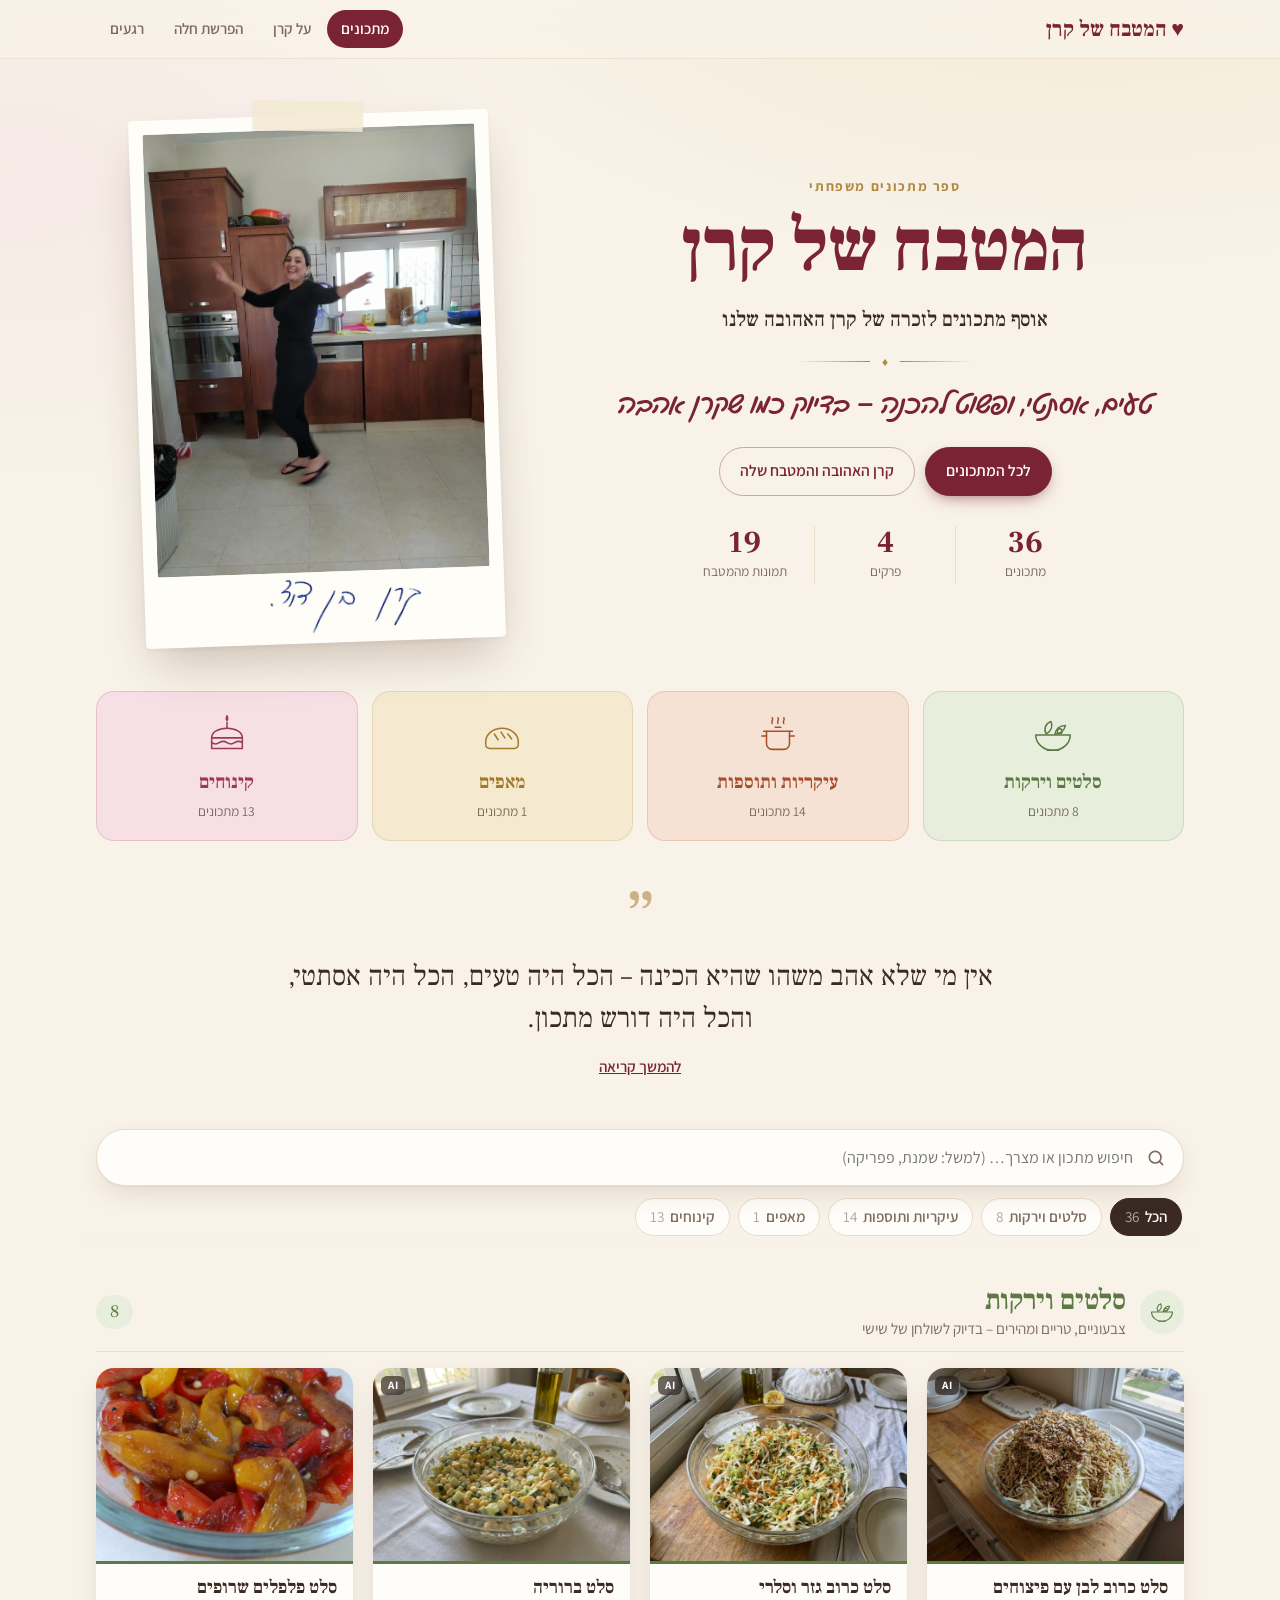
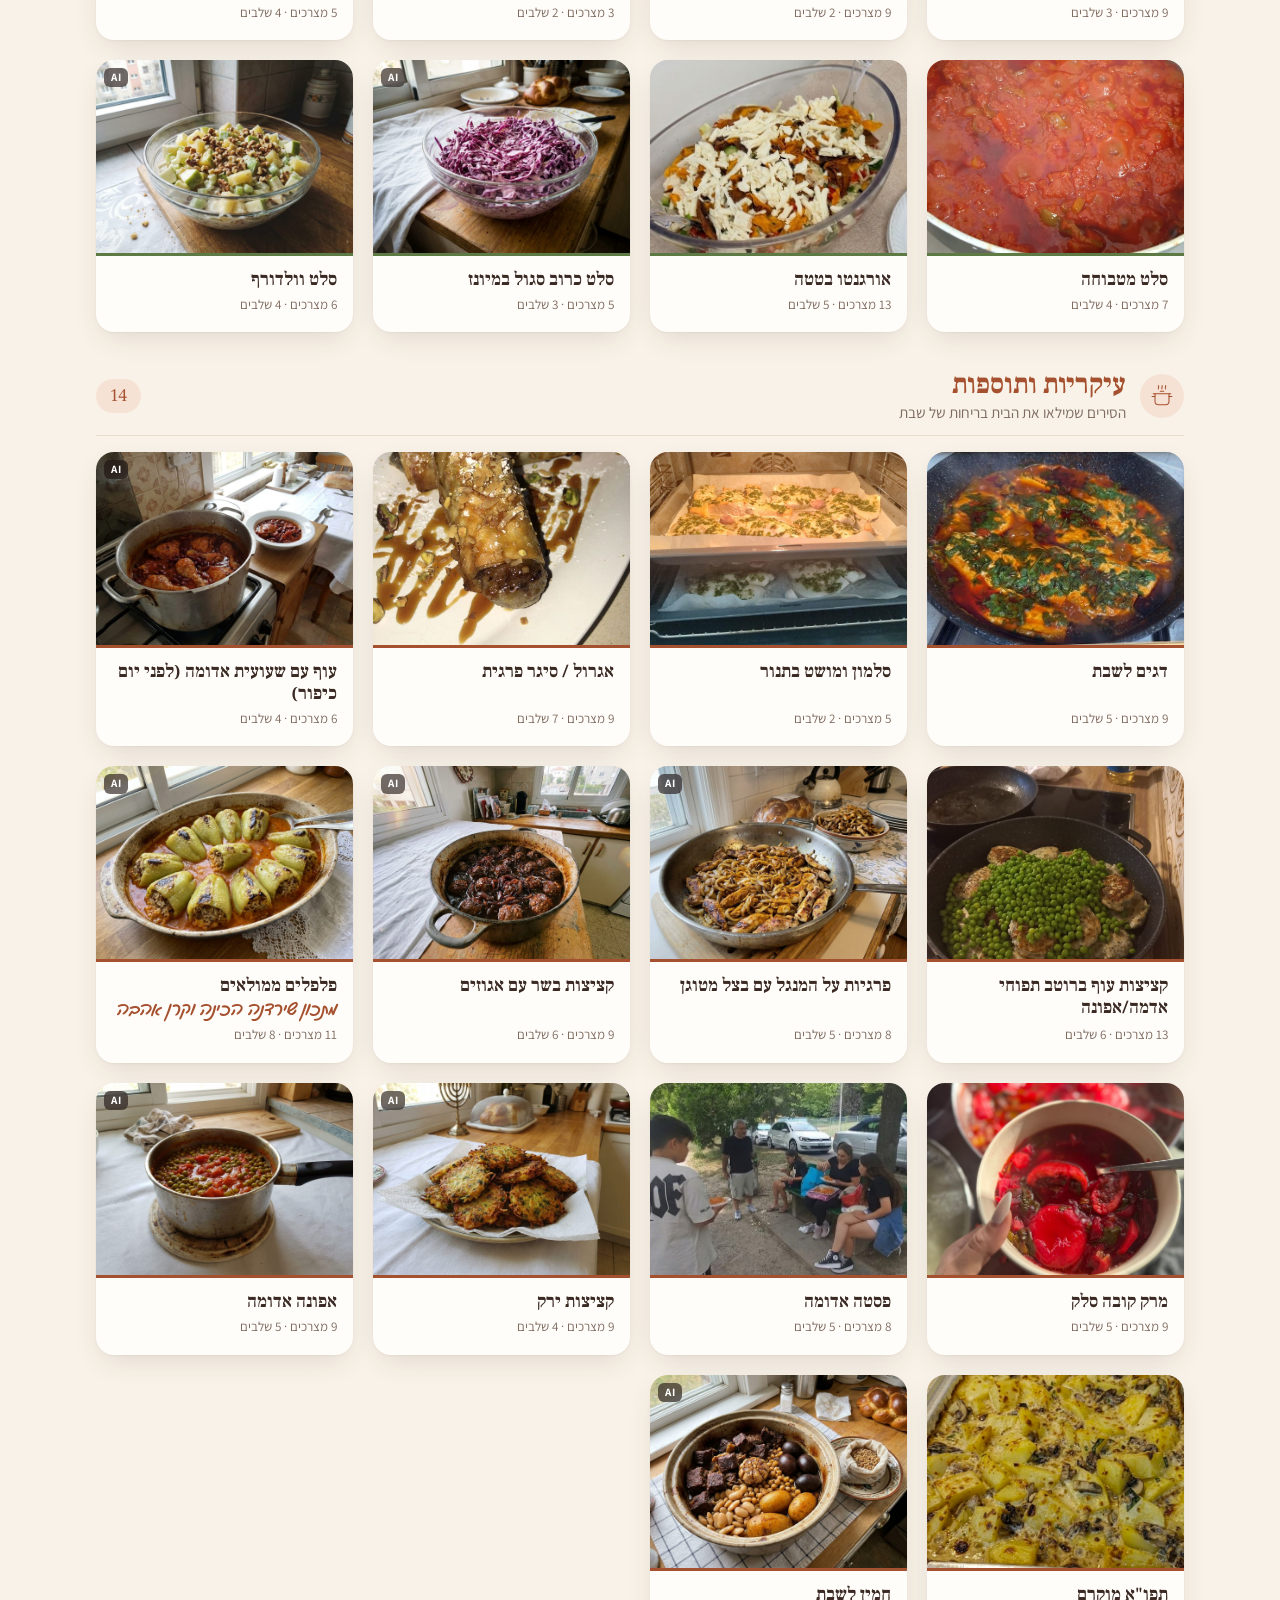
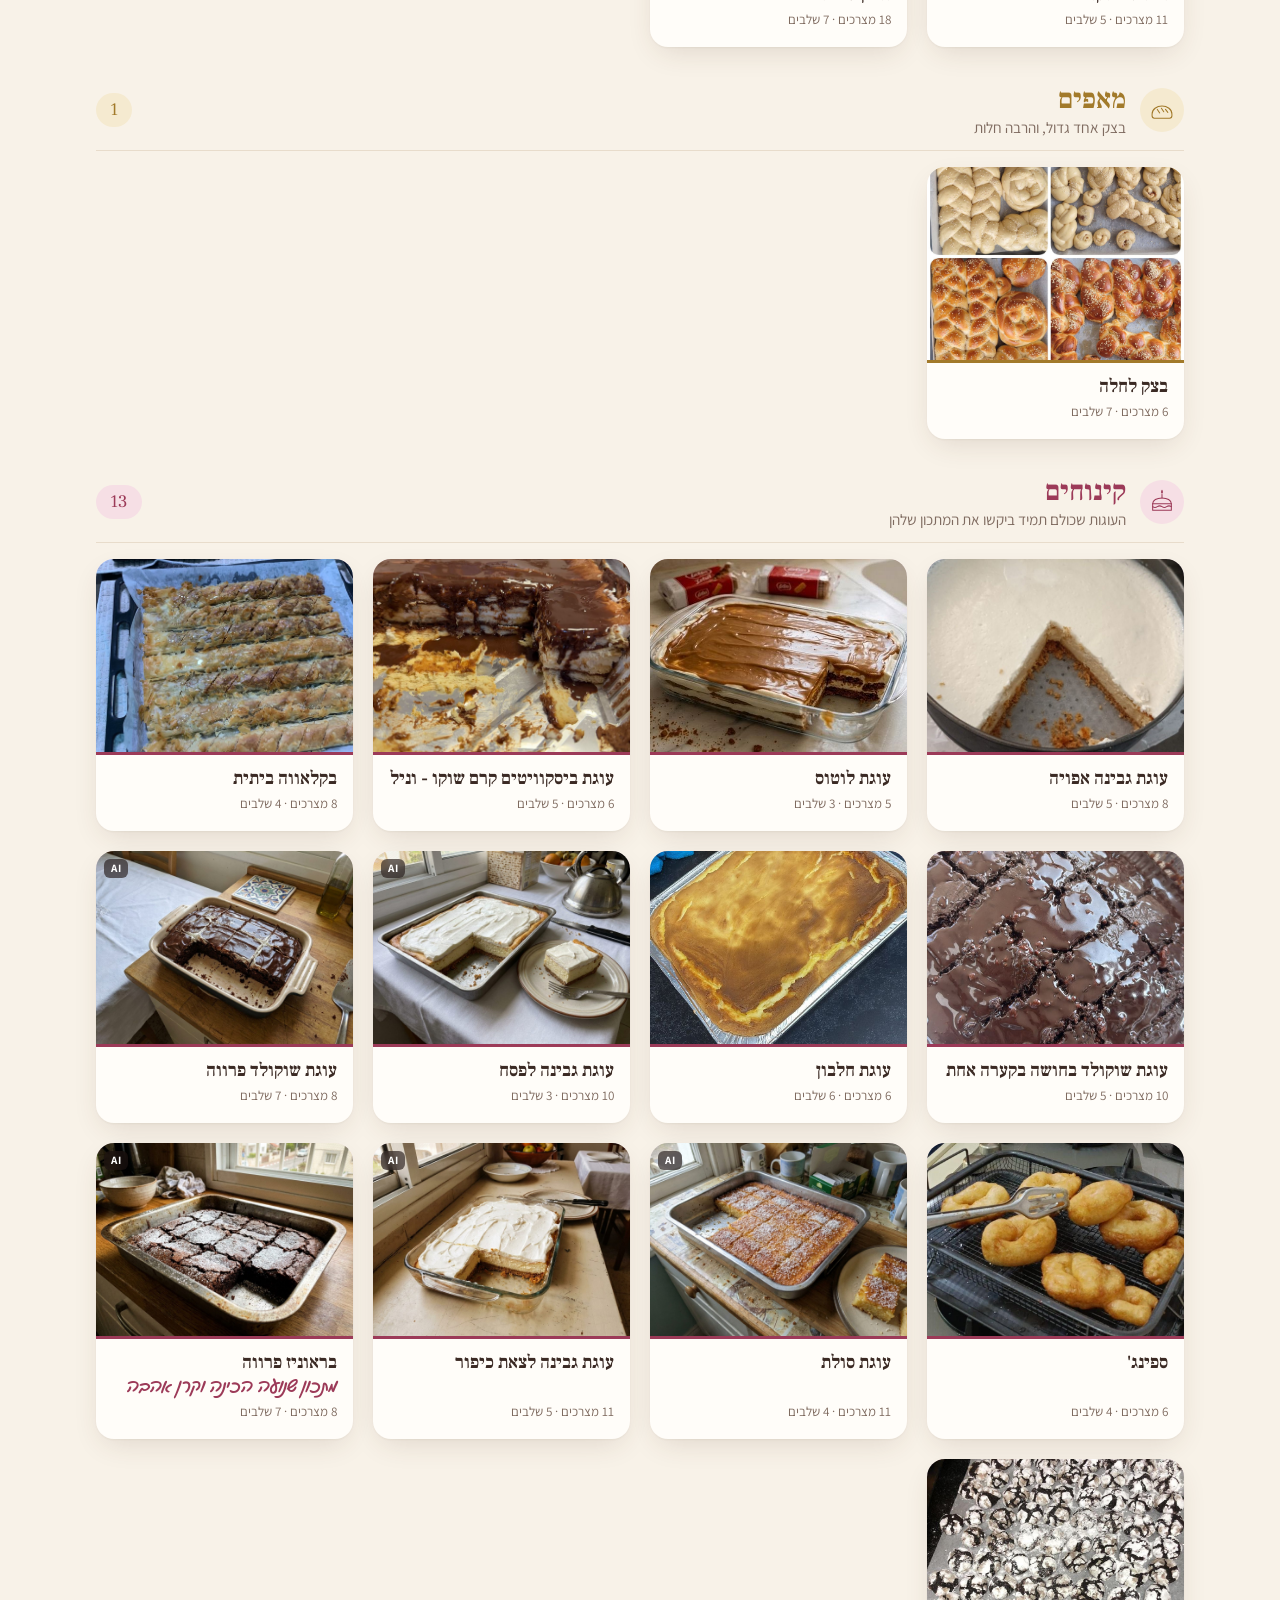
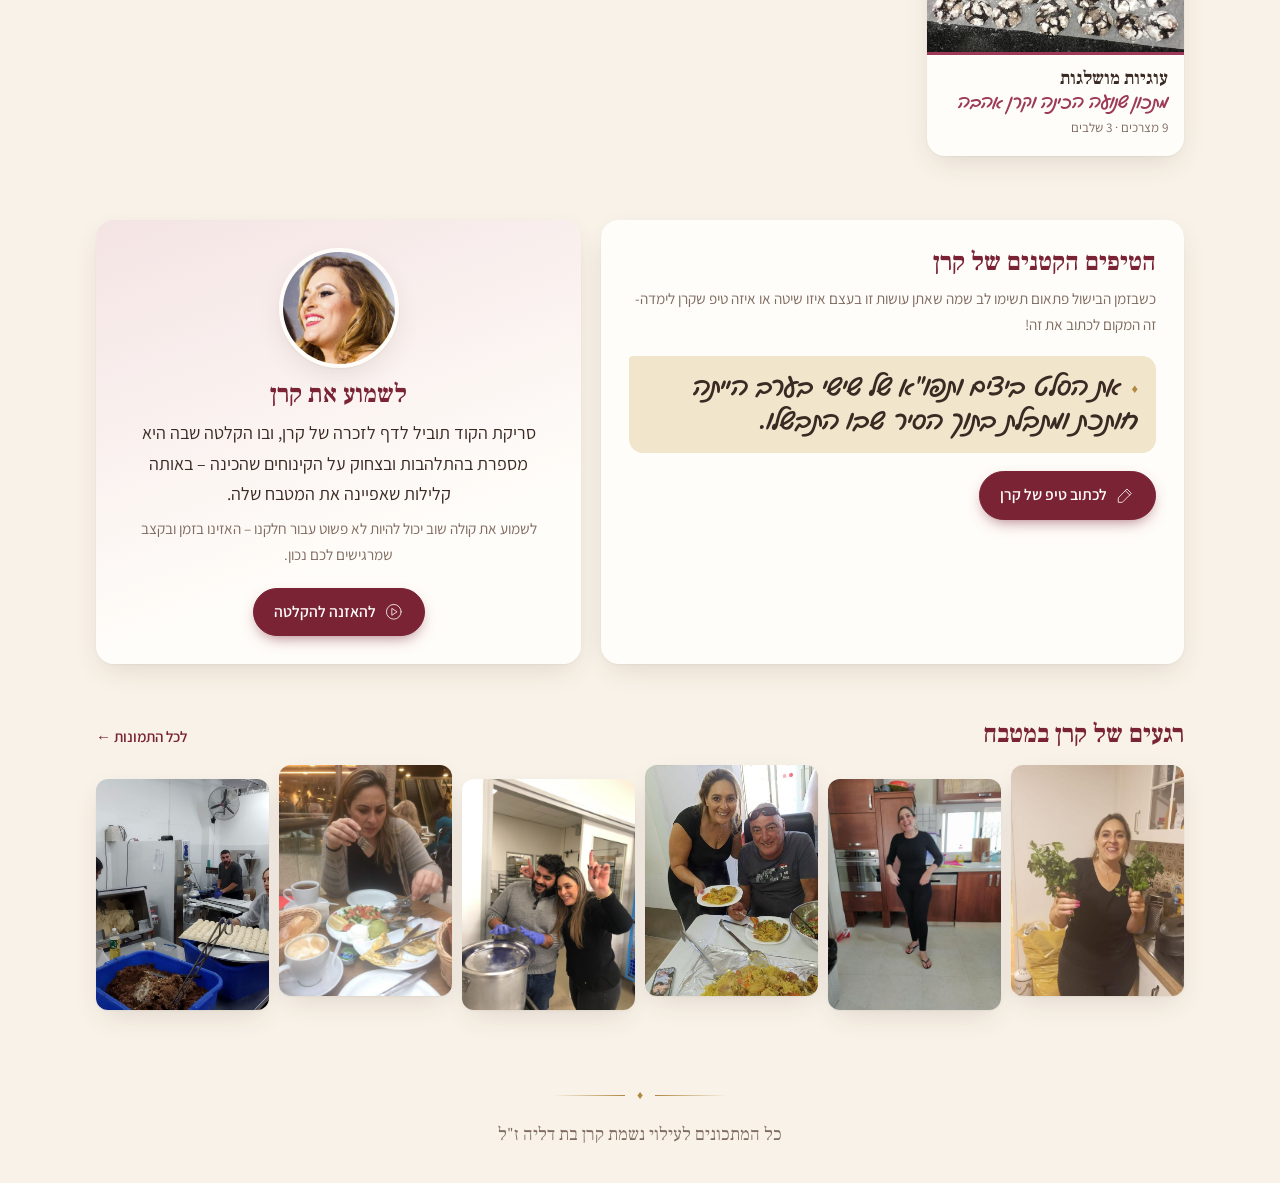
<file: index.html>
<!doctype html>
<html lang="he" dir="rtl">
<head>
  <meta charset="utf-8">
  <meta name="viewport" content="width=device-width, initial-scale=1">
  <title>המטבח של קרן</title>
  <meta name="description" content="אוסף מתכונים לזכרה של קרן האהובה שלנו – טעים, אסתטי, ופשוט להכנה.">
  <meta name="theme-color" content="#7a2335">
  <meta property="og:title" content="המטבח של קרן">
  <meta property="og:description" content="אוסף מתכונים לזכרה של קרן האהובה שלנו">
  <meta property="og:image" content="images/keren-kitchen.jpg">
  <link rel="icon" href="data:image/svg+xml,%3Csvg xmlns='http://www.w3.org/2000/svg' viewBox='0 0 100 100'%3E%3Ctext y='.9em' font-size='90'%3E%E2%99%A5%3C/text%3E%3C/svg%3E">
  <link rel="preconnect" href="https://fonts.googleapis.com">
  <link rel="preconnect" href="https://fonts.gstatic.com" crossorigin>
  <link href="https://fonts.googleapis.com/css2?family=Assistant:wght@400;500;600;700&family=Frank+Ruhl+Libre:wght@500;700;900&display=swap" rel="stylesheet">
  <link rel="stylesheet" href="styles.css">
</head>
<body>
  <a class="skip" href="#main">דילוג לתוכן</a>
  <header class="topbar">
    <a class="brand" href="#/"><span class="heart">♥</span> המטבח של קרן</a>
    <nav class="nav" aria-label="ניווט ראשי">
      <a href="#/" data-nav="home">מתכונים</a>
      <a href="#/about" data-nav="about">על קרן</a>
      <a href="#/challah" data-nav="challah">הפרשת חלה</a>
      <a href="#/moments" data-nav="moments">רגעים</a>
    </nav>
  </header>
  <main id="main" tabindex="-1"></main>
  <footer class="footer">
    <div class="ornament" aria-hidden="true"><span></span>♦<span></span></div>
    <p>כל המתכונים לעילוי נשמת קרן בת דליה ז"ל</p>
    <a class="stats-link" id="stats-link" href="#/stats" hidden>סטטיסטיקה</a>
  </footer>
  <div class="lightbox" id="lightbox" hidden>
    <button class="lb-close" aria-label="סגירה">✕</button>
    <button class="lb-prev" aria-label="הקודמת">›</button>
    <img alt="">
    <button class="lb-next" aria-label="הבאה">‹</button>
  </div>
  <dialog class="sheet" id="sheet">
    <form method="dialog" class="sheet-close"><button aria-label="סגירה">✕</button></form>
    <div class="sheet-body"></div>
  </dialog>
  <script src="config.js"></script>
  <script src="data.js"></script>
  <script src="app.js"></script>
</body>
</html>
</file>
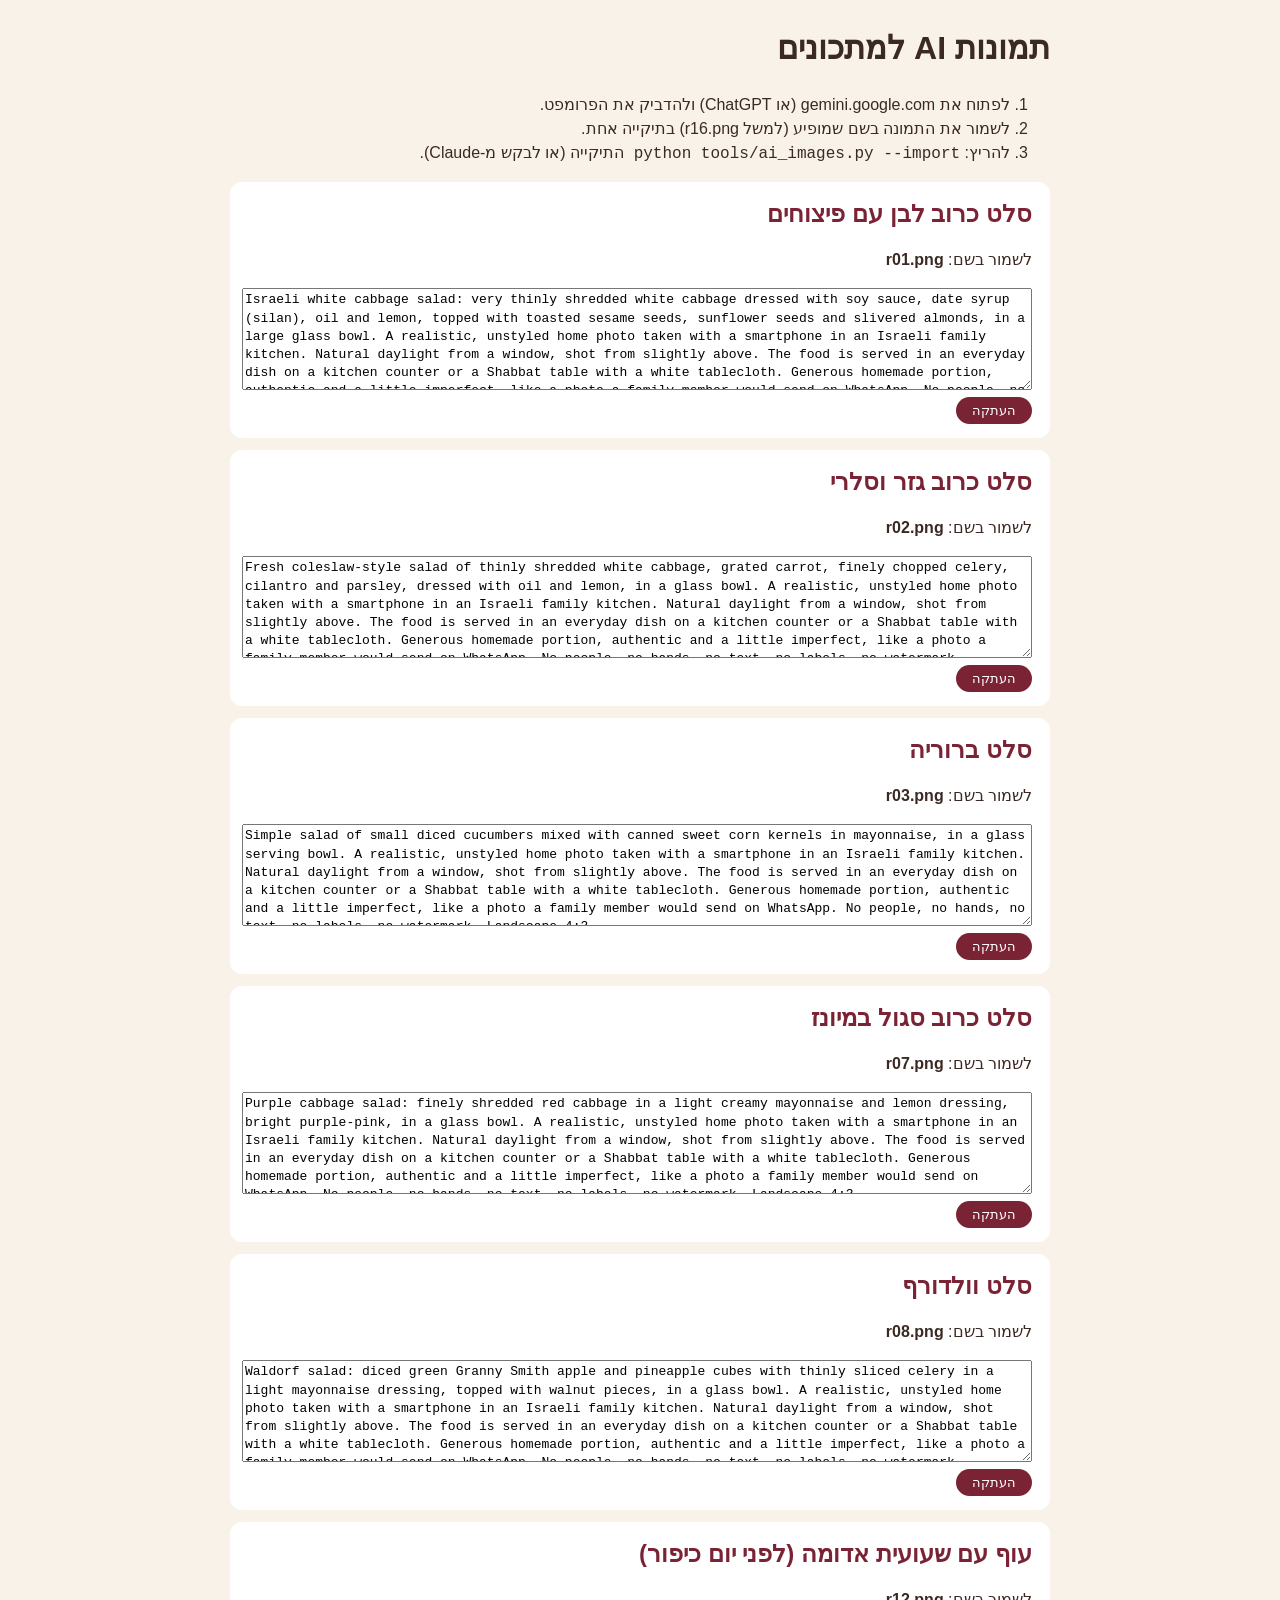
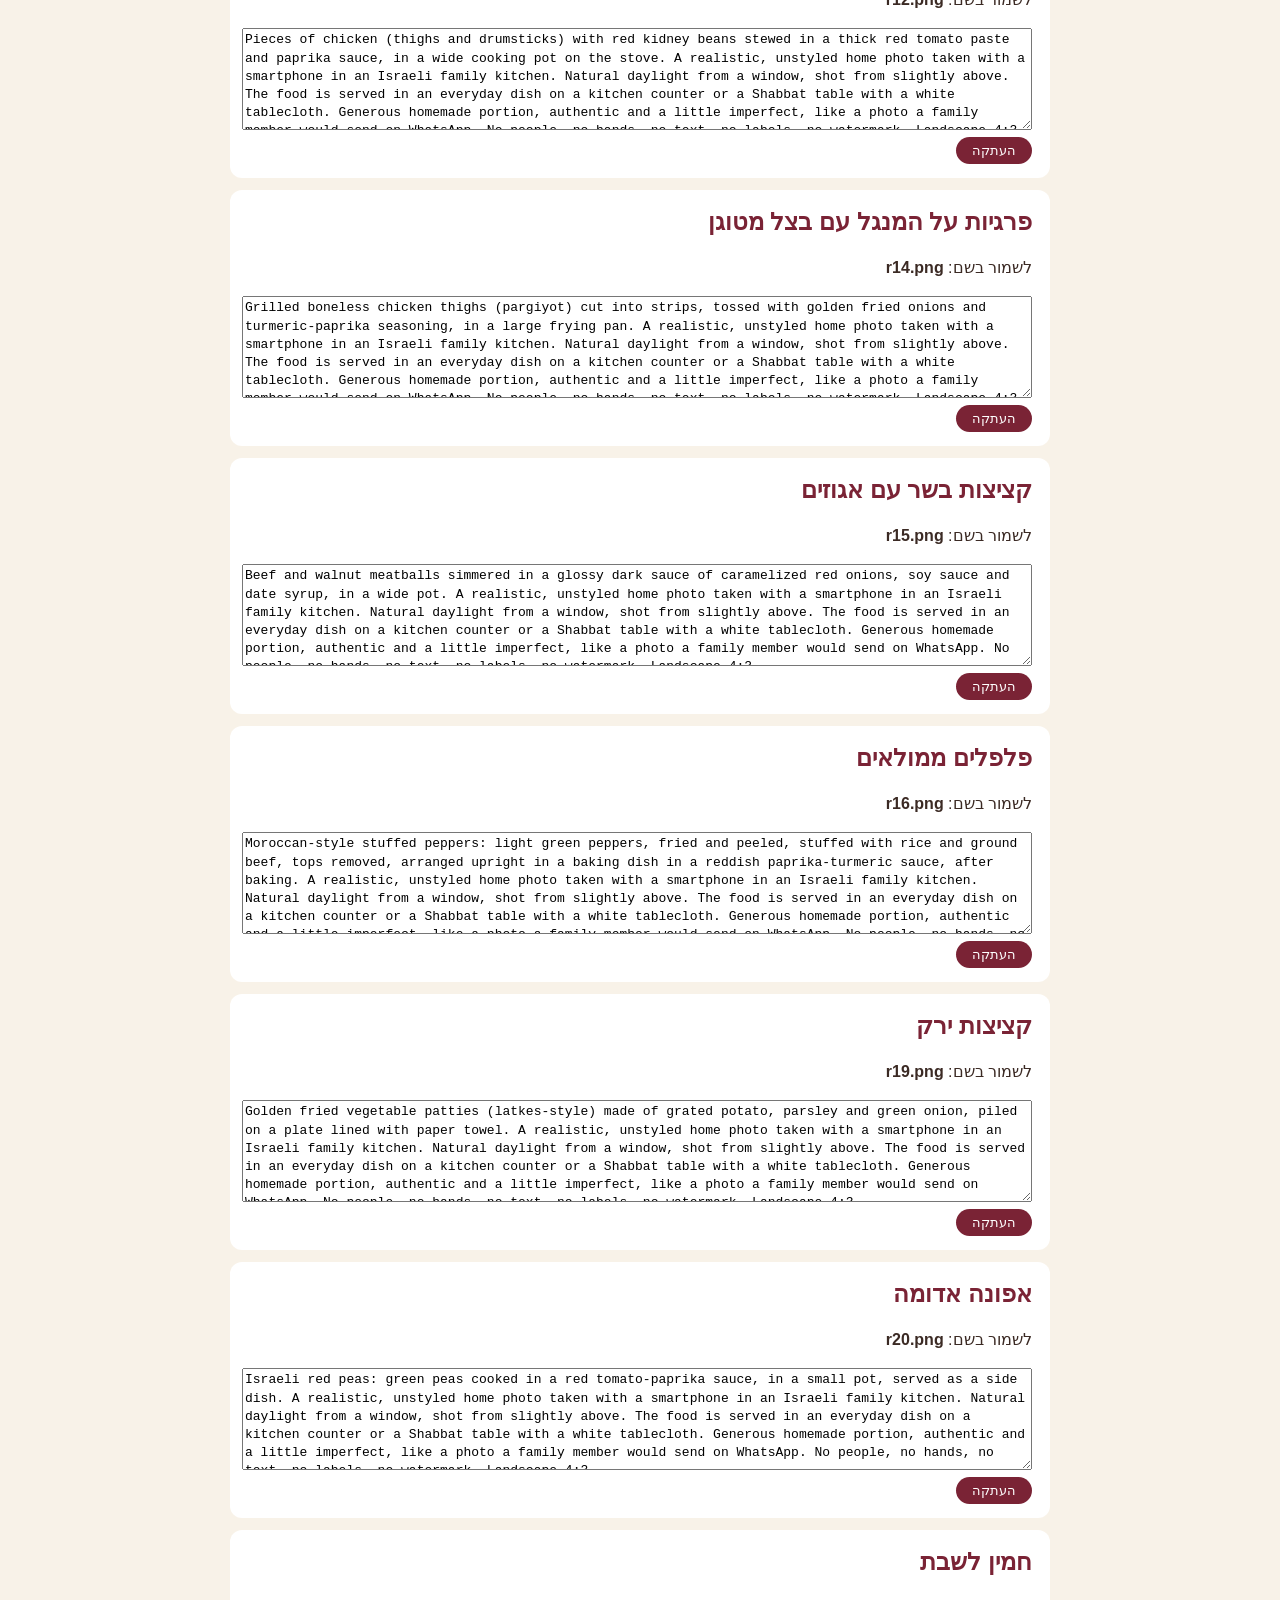
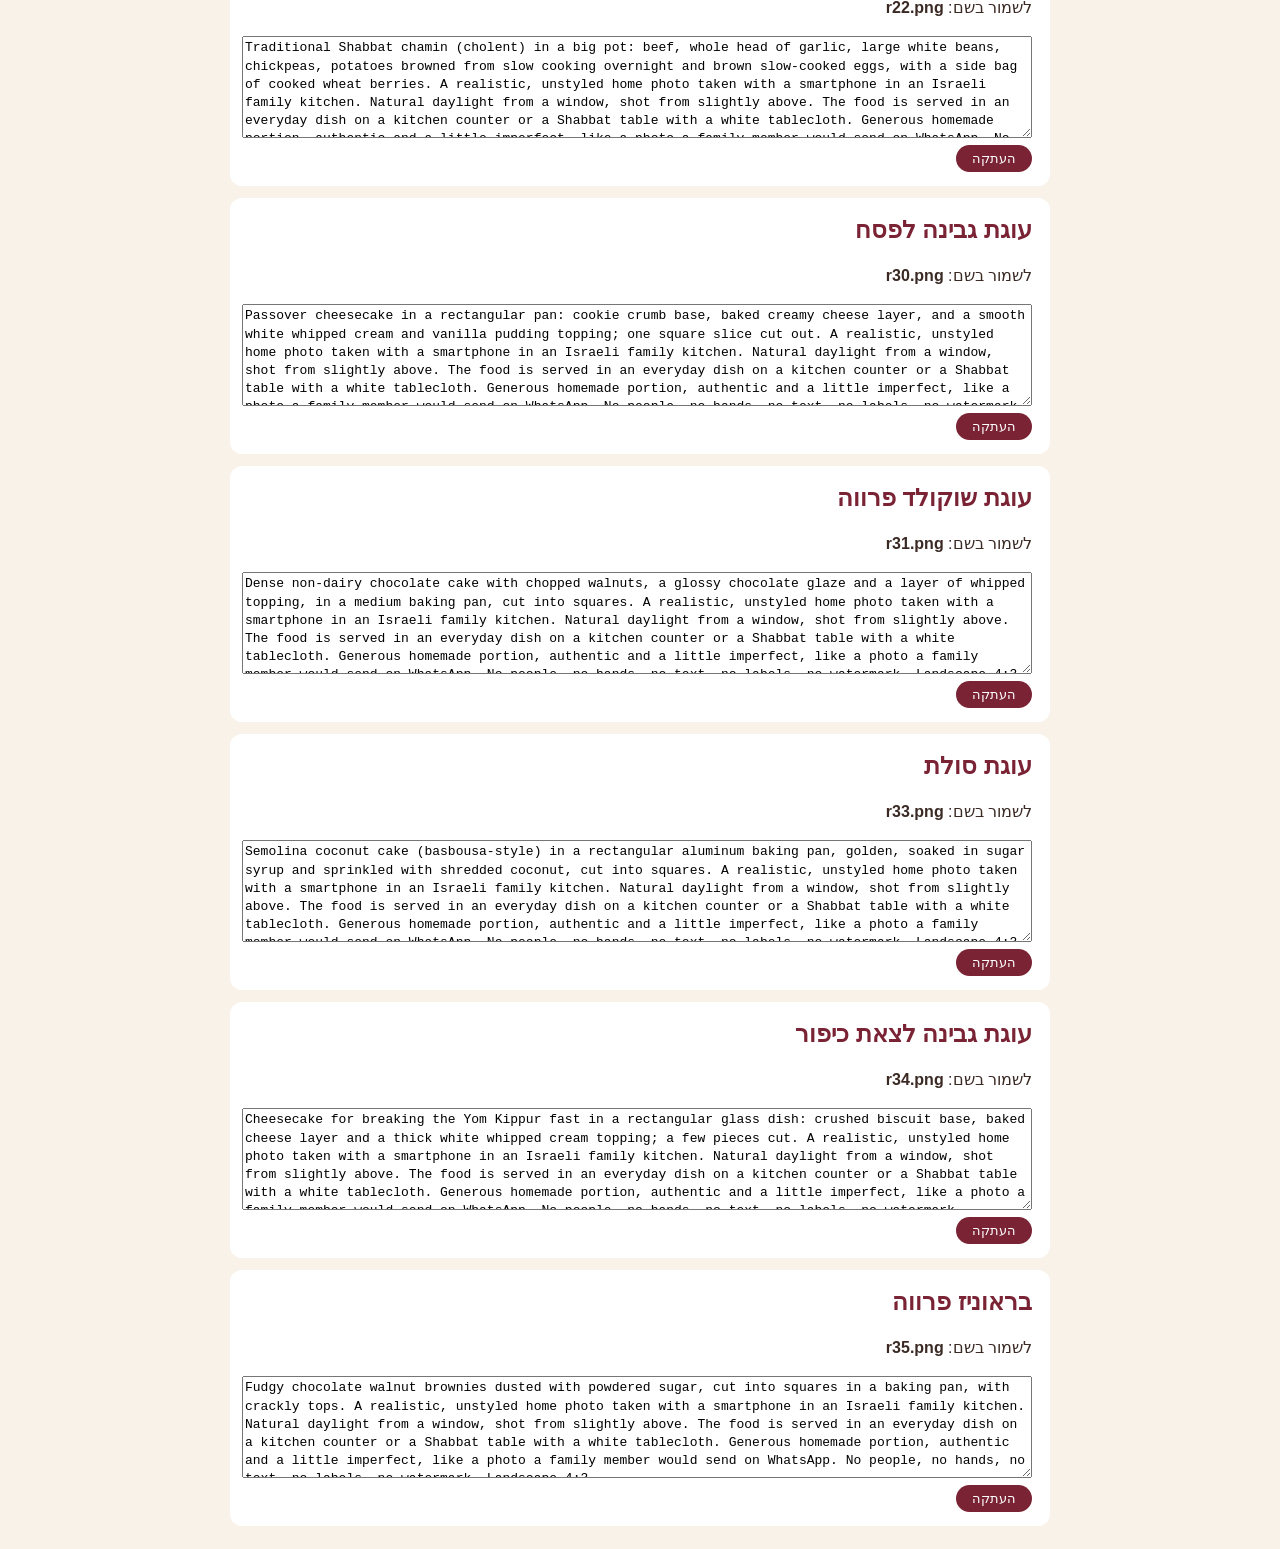
<file: tools/ai-prompts.html>
<!doctype html><html lang="he" dir="rtl"><meta charset="utf-8"><title>פרומפטים לתמונות AI</title>
<style>body{font:16px/1.5 Arial;max-width:820px;margin:24px auto;padding:0 16px;background:#f8f2e8;color:#3b2a24}
section{background:#fff;border-radius:12px;padding:14px 18px;margin:12px 0}h2{margin:0;color:#7a2335}
textarea{width:100%;height:96px;direction:ltr;font:13px/1.4 monospace}button{padding:6px 16px;border-radius:99px;border:0;background:#7a2335;color:#fff;cursor:pointer}</style>
<h1>תמונות AI למתכונים</h1>
<ol><li>לפתוח את gemini.google.com (או ChatGPT) ולהדביק את הפרומפט.</li>
<li>לשמור את התמונה בשם שמופיע (למשל r16.png) בתיקייה אחת.</li>
<li>להריץ: <code>python tools/ai_images.py --import התיקייה</code> (או לבקש מ-Claude).</li></ol>
<section><h2>סלט כרוב לבן עם פיצוחים</h2><p>לשמור בשם: <b>r01.png</b></p><textarea readonly>Israeli white cabbage salad: very thinly shredded white cabbage dressed with soy sauce, date syrup (silan), oil and lemon, topped with toasted sesame seeds, sunflower seeds and slivered almonds, in a large glass bowl. A realistic, unstyled home photo taken with a smartphone in an Israeli family kitchen. Natural daylight from a window, shot from slightly above. The food is served in an everyday dish on a kitchen counter or a Shabbat table with a white tablecloth. Generous homemade portion, authentic and a little imperfect, like a photo a family member would send on WhatsApp. No people, no hands, no text, no labels, no watermark. Landscape 4:3.</textarea><button>העתקה</button></section><section><h2>סלט כרוב גזר וסלרי</h2><p>לשמור בשם: <b>r02.png</b></p><textarea readonly>Fresh coleslaw-style salad of thinly shredded white cabbage, grated carrot, finely chopped celery, cilantro and parsley, dressed with oil and lemon, in a glass bowl. A realistic, unstyled home photo taken with a smartphone in an Israeli family kitchen. Natural daylight from a window, shot from slightly above. The food is served in an everyday dish on a kitchen counter or a Shabbat table with a white tablecloth. Generous homemade portion, authentic and a little imperfect, like a photo a family member would send on WhatsApp. No people, no hands, no text, no labels, no watermark. Landscape 4:3.</textarea><button>העתקה</button></section><section><h2>סלט ברוריה</h2><p>לשמור בשם: <b>r03.png</b></p><textarea readonly>Simple salad of small diced cucumbers mixed with canned sweet corn kernels in mayonnaise, in a glass serving bowl. A realistic, unstyled home photo taken with a smartphone in an Israeli family kitchen. Natural daylight from a window, shot from slightly above. The food is served in an everyday dish on a kitchen counter or a Shabbat table with a white tablecloth. Generous homemade portion, authentic and a little imperfect, like a photo a family member would send on WhatsApp. No people, no hands, no text, no labels, no watermark. Landscape 4:3.</textarea><button>העתקה</button></section><section><h2>סלט כרוב סגול במיונז</h2><p>לשמור בשם: <b>r07.png</b></p><textarea readonly>Purple cabbage salad: finely shredded red cabbage in a light creamy mayonnaise and lemon dressing, bright purple-pink, in a glass bowl. A realistic, unstyled home photo taken with a smartphone in an Israeli family kitchen. Natural daylight from a window, shot from slightly above. The food is served in an everyday dish on a kitchen counter or a Shabbat table with a white tablecloth. Generous homemade portion, authentic and a little imperfect, like a photo a family member would send on WhatsApp. No people, no hands, no text, no labels, no watermark. Landscape 4:3.</textarea><button>העתקה</button></section><section><h2>סלט וולדורף</h2><p>לשמור בשם: <b>r08.png</b></p><textarea readonly>Waldorf salad: diced green Granny Smith apple and pineapple cubes with thinly sliced celery in a light mayonnaise dressing, topped with walnut pieces, in a glass bowl. A realistic, unstyled home photo taken with a smartphone in an Israeli family kitchen. Natural daylight from a window, shot from slightly above. The food is served in an everyday dish on a kitchen counter or a Shabbat table with a white tablecloth. Generous homemade portion, authentic and a little imperfect, like a photo a family member would send on WhatsApp. No people, no hands, no text, no labels, no watermark. Landscape 4:3.</textarea><button>העתקה</button></section><section><h2>עוף עם שעועית אדומה (לפני יום כיפור)</h2><p>לשמור בשם: <b>r12.png</b></p><textarea readonly>Pieces of chicken (thighs and drumsticks) with red kidney beans stewed in a thick red tomato paste and paprika sauce, in a wide cooking pot on the stove. A realistic, unstyled home photo taken with a smartphone in an Israeli family kitchen. Natural daylight from a window, shot from slightly above. The food is served in an everyday dish on a kitchen counter or a Shabbat table with a white tablecloth. Generous homemade portion, authentic and a little imperfect, like a photo a family member would send on WhatsApp. No people, no hands, no text, no labels, no watermark. Landscape 4:3.</textarea><button>העתקה</button></section><section><h2>פרגיות על המנגל עם בצל מטוגן</h2><p>לשמור בשם: <b>r14.png</b></p><textarea readonly>Grilled boneless chicken thighs (pargiyot) cut into strips, tossed with golden fried onions and turmeric-paprika seasoning, in a large frying pan. A realistic, unstyled home photo taken with a smartphone in an Israeli family kitchen. Natural daylight from a window, shot from slightly above. The food is served in an everyday dish on a kitchen counter or a Shabbat table with a white tablecloth. Generous homemade portion, authentic and a little imperfect, like a photo a family member would send on WhatsApp. No people, no hands, no text, no labels, no watermark. Landscape 4:3.</textarea><button>העתקה</button></section><section><h2>קציצות בשר עם אגוזים</h2><p>לשמור בשם: <b>r15.png</b></p><textarea readonly>Beef and walnut meatballs simmered in a glossy dark sauce of caramelized red onions, soy sauce and date syrup, in a wide pot. A realistic, unstyled home photo taken with a smartphone in an Israeli family kitchen. Natural daylight from a window, shot from slightly above. The food is served in an everyday dish on a kitchen counter or a Shabbat table with a white tablecloth. Generous homemade portion, authentic and a little imperfect, like a photo a family member would send on WhatsApp. No people, no hands, no text, no labels, no watermark. Landscape 4:3.</textarea><button>העתקה</button></section><section><h2>פלפלים ממולאים</h2><p>לשמור בשם: <b>r16.png</b></p><textarea readonly>Moroccan-style stuffed peppers: light green peppers, fried and peeled, stuffed with rice and ground beef, tops removed, arranged upright in a baking dish in a reddish paprika-turmeric sauce, after baking. A realistic, unstyled home photo taken with a smartphone in an Israeli family kitchen. Natural daylight from a window, shot from slightly above. The food is served in an everyday dish on a kitchen counter or a Shabbat table with a white tablecloth. Generous homemade portion, authentic and a little imperfect, like a photo a family member would send on WhatsApp. No people, no hands, no text, no labels, no watermark. Landscape 4:3.</textarea><button>העתקה</button></section><section><h2>קציצות ירק</h2><p>לשמור בשם: <b>r19.png</b></p><textarea readonly>Golden fried vegetable patties (latkes-style) made of grated potato, parsley and green onion, piled on a plate lined with paper towel. A realistic, unstyled home photo taken with a smartphone in an Israeli family kitchen. Natural daylight from a window, shot from slightly above. The food is served in an everyday dish on a kitchen counter or a Shabbat table with a white tablecloth. Generous homemade portion, authentic and a little imperfect, like a photo a family member would send on WhatsApp. No people, no hands, no text, no labels, no watermark. Landscape 4:3.</textarea><button>העתקה</button></section><section><h2>אפונה אדומה</h2><p>לשמור בשם: <b>r20.png</b></p><textarea readonly>Israeli red peas: green peas cooked in a red tomato-paprika sauce, in a small pot, served as a side dish. A realistic, unstyled home photo taken with a smartphone in an Israeli family kitchen. Natural daylight from a window, shot from slightly above. The food is served in an everyday dish on a kitchen counter or a Shabbat table with a white tablecloth. Generous homemade portion, authentic and a little imperfect, like a photo a family member would send on WhatsApp. No people, no hands, no text, no labels, no watermark. Landscape 4:3.</textarea><button>העתקה</button></section><section><h2>חמין לשבת</h2><p>לשמור בשם: <b>r22.png</b></p><textarea readonly>Traditional Shabbat chamin (cholent) in a big pot: beef, whole head of garlic, large white beans, chickpeas, potatoes browned from slow cooking overnight and brown slow-cooked eggs, with a side bag of cooked wheat berries. A realistic, unstyled home photo taken with a smartphone in an Israeli family kitchen. Natural daylight from a window, shot from slightly above. The food is served in an everyday dish on a kitchen counter or a Shabbat table with a white tablecloth. Generous homemade portion, authentic and a little imperfect, like a photo a family member would send on WhatsApp. No people, no hands, no text, no labels, no watermark. Landscape 4:3.</textarea><button>העתקה</button></section><section><h2>עוגת גבינה לפסח</h2><p>לשמור בשם: <b>r30.png</b></p><textarea readonly>Passover cheesecake in a rectangular pan: cookie crumb base, baked creamy cheese layer, and a smooth white whipped cream and vanilla pudding topping; one square slice cut out. A realistic, unstyled home photo taken with a smartphone in an Israeli family kitchen. Natural daylight from a window, shot from slightly above. The food is served in an everyday dish on a kitchen counter or a Shabbat table with a white tablecloth. Generous homemade portion, authentic and a little imperfect, like a photo a family member would send on WhatsApp. No people, no hands, no text, no labels, no watermark. Landscape 4:3.</textarea><button>העתקה</button></section><section><h2>עוגת שוקולד פרווה</h2><p>לשמור בשם: <b>r31.png</b></p><textarea readonly>Dense non-dairy chocolate cake with chopped walnuts, a glossy chocolate glaze and a layer of whipped topping, in a medium baking pan, cut into squares. A realistic, unstyled home photo taken with a smartphone in an Israeli family kitchen. Natural daylight from a window, shot from slightly above. The food is served in an everyday dish on a kitchen counter or a Shabbat table with a white tablecloth. Generous homemade portion, authentic and a little imperfect, like a photo a family member would send on WhatsApp. No people, no hands, no text, no labels, no watermark. Landscape 4:3.</textarea><button>העתקה</button></section><section><h2>עוגת סולת</h2><p>לשמור בשם: <b>r33.png</b></p><textarea readonly>Semolina coconut cake (basbousa-style) in a rectangular aluminum baking pan, golden, soaked in sugar syrup and sprinkled with shredded coconut, cut into squares. A realistic, unstyled home photo taken with a smartphone in an Israeli family kitchen. Natural daylight from a window, shot from slightly above. The food is served in an everyday dish on a kitchen counter or a Shabbat table with a white tablecloth. Generous homemade portion, authentic and a little imperfect, like a photo a family member would send on WhatsApp. No people, no hands, no text, no labels, no watermark. Landscape 4:3.</textarea><button>העתקה</button></section><section><h2>עוגת גבינה לצאת כיפור</h2><p>לשמור בשם: <b>r34.png</b></p><textarea readonly>Cheesecake for breaking the Yom Kippur fast in a rectangular glass dish: crushed biscuit base, baked cheese layer and a thick white whipped cream topping; a few pieces cut. A realistic, unstyled home photo taken with a smartphone in an Israeli family kitchen. Natural daylight from a window, shot from slightly above. The food is served in an everyday dish on a kitchen counter or a Shabbat table with a white tablecloth. Generous homemade portion, authentic and a little imperfect, like a photo a family member would send on WhatsApp. No people, no hands, no text, no labels, no watermark. Landscape 4:3.</textarea><button>העתקה</button></section><section><h2>בראוניז פרווה</h2><p>לשמור בשם: <b>r35.png</b></p><textarea readonly>Fudgy chocolate walnut brownies dusted with powdered sugar, cut into squares in a baking pan, with crackly tops. A realistic, unstyled home photo taken with a smartphone in an Israeli family kitchen. Natural daylight from a window, shot from slightly above. The food is served in an everyday dish on a kitchen counter or a Shabbat table with a white tablecloth. Generous homemade portion, authentic and a little imperfect, like a photo a family member would send on WhatsApp. No people, no hands, no text, no labels, no watermark. Landscape 4:3.</textarea><button>העתקה</button></section>
<script>document.querySelectorAll('button').forEach(b=>b.onclick=()=>{navigator.clipboard.writeText(b.previousElementSibling.value);b.textContent='הועתק ✓'})</script>
</file>
<file: styles.css>
@font-face {
  font-family: "Gveret Levin";
  src: url("fonts/GveretLevin-Regular.ttf") format("truetype");
  font-display: swap;
}

:root {
  --bg: #f8f2e8;
  --paper: #fffdf9;
  --ink: #3b2a24;
  --muted: #7f6b60;
  --wine: #7a2335;
  --wine-soft: #f4e4e4;
  --gold: #b08840;
  --gold-soft: #f1e5cb;
  --line: #e8dccb;
  --shadow: 0 1px 2px rgba(80, 50, 30, .05), 0 10px 30px -8px rgba(80, 50, 30, .16);
  --shadow-lg: 0 2px 4px rgba(80, 50, 30, .06), 0 24px 48px -12px rgba(80, 50, 30, .28);
  --radius: 18px;
  --serif: "Frank Ruhl Libre", "David", serif;
  --sans: "Assistant", "Segoe UI", Arial, sans-serif;
  --hand: "Gveret Levin", "Frank Ruhl Libre", cursive;

  /* chapter colors */
  --salads: #5d7a45;   --salads-soft: #e8eedc;
  --mains: #a5502e;    --mains-soft: #f6e2d5;
  --baking: #a27a2a;   --baking-soft: #f5ead0;
  --desserts: #9c3a58; --desserts-soft: #f6dfe5;
  color-scheme: light;
}

@media (prefers-color-scheme: dark) {
  :root:not([data-theme="light"]) {
    --bg: #1c1614;
    --paper: #27201d;
    --ink: #f1e6dc;
    --muted: #b9a79a;
    --wine: #e8939f;
    --wine-soft: #3d2528;
    --gold: #d8b36e;
    --gold-soft: #3a3022;
    --line: #3b302a;
    --shadow: 0 1px 2px rgba(0, 0, 0, .3), 0 10px 30px -8px rgba(0, 0, 0, .5);
    --shadow-lg: 0 24px 48px -12px rgba(0, 0, 0, .6);
    --salads: #a9c48d;   --salads-soft: #2b3324;
    --mains: #e59a74;    --mains-soft: #3a2a21;
    --baking: #dcb867;   --baking-soft: #382f1d;
    --desserts: #e992ac; --desserts-soft: #3a2229;
    color-scheme: dark;
  }
}

* { box-sizing: border-box; }
html { -webkit-text-size-adjust: 100%; scroll-padding-top: 90px; }
body {
  margin: 0;
  color: var(--ink);
  font: 18px/1.7 var(--sans);
  min-height: 100vh;
  display: flex;
  flex-direction: column;
  background:
    radial-gradient(1200px 600px at 85% -10%, color-mix(in srgb, var(--gold-soft) 70%, transparent), transparent 60%),
    radial-gradient(900px 500px at 0% 20%, color-mix(in srgb, var(--wine-soft) 55%, transparent), transparent 60%),
    var(--bg);
  background-attachment: fixed;
}
main { flex: 1; width: 100%; max-width: 1120px; margin: 0 auto; padding: 0 16px 56px; outline: none; }
main.enter { animation: enter .35s ease both; }
@keyframes enter { from { opacity: 0; transform: translateY(6px); } }
img { max-width: 100%; display: block; }
a { color: var(--wine); }
h1, h2, h3 { font-family: var(--serif); color: var(--wine); line-height: 1.2; margin: 0; }
button { font: inherit; color: inherit; }
.center { text-align: center; margin-top: 28px; }
.ico { width: 1.25em; height: 1.25em; flex: none; }

.skip { position: absolute; inset-inline-start: 8px; top: -60px; background: var(--paper); padding: 8px 12px; z-index: 50; }
.skip:focus { top: 8px; }

/* ---------- top bar ---------- */
.topbar {
  position: sticky; top: 0; z-index: 20;
  display: flex; align-items: center; justify-content: space-between; gap: 12px;
  padding: 10px max(16px, calc((100vw - 1120px) / 2 + 16px));
  background: color-mix(in srgb, var(--bg) 82%, transparent);
  backdrop-filter: saturate(1.4) blur(12px);
  -webkit-backdrop-filter: saturate(1.4) blur(12px);
  border-bottom: 1px solid color-mix(in srgb, var(--line) 70%, transparent);
}
.brand { font-family: var(--serif); font-weight: 700; font-size: 1.35rem; color: var(--wine); text-decoration: none; white-space: nowrap; }
.heart { color: var(--wine); }
.nav { display: flex; gap: 2px; overflow-x: auto; scrollbar-width: none; }
.nav a {
  text-decoration: none; color: var(--muted); font-weight: 600; font-size: .95rem;
  padding: 6px 14px; border-radius: 999px; white-space: nowrap; transition: color .15s, background .15s;
}
.nav a:hover { color: var(--wine); }
.nav a.active { background: var(--wine); color: var(--paper); }
@media (max-width: 640px) {
  .topbar { flex-direction: column; align-items: stretch; gap: 6px; padding: 8px 12px; }
  .brand { text-align: center; font-size: 1.2rem; }
  .nav { justify-content: space-between; }
  .nav a { padding: 4px 10px; font-size: .9rem; }
}

/* ---------- ornaments ---------- */
.ornament { display: flex; align-items: center; justify-content: center; gap: 12px; color: var(--gold); margin: 14px auto; font-size: .75rem; }
.ornament span { height: 1px; width: 72px; background: linear-gradient(to left, transparent, var(--gold)); }
.ornament span:last-child { background: linear-gradient(to right, transparent, var(--gold)); }

/* ---------- buttons ---------- */
.btn {
  display: inline-flex; align-items: center; gap: 8px; cursor: pointer;
  padding: 10px 20px; border-radius: 999px; font-weight: 600; font-size: .98rem; text-decoration: none;
  border: 1px solid var(--line); background: var(--paper); color: var(--ink);
  transition: transform .15s, box-shadow .15s, border-color .15s, background .15s;
}
.btn:hover { border-color: var(--gold); transform: translateY(-1px); }
.btn.primary { background: var(--wine); border-color: var(--wine); color: var(--paper); box-shadow: 0 6px 16px -6px color-mix(in srgb, var(--wine) 70%, transparent); }
.btn.ghost { background: transparent; border-color: color-mix(in srgb, var(--wine) 35%, transparent); color: var(--wine); }
.btn.small { padding: 7px 14px; font-size: .9rem; }
.btn[aria-pressed="true"] { background: var(--gold-soft); border-color: var(--gold); color: var(--ink); }
.link-btn { display: inline-flex; align-items: center; gap: 6px; border: 0; background: none; color: var(--muted); font-size: .88rem; cursor: pointer; padding: 10px 0 0; }
.link-btn:hover { color: var(--wine); }

/* ---------- hero ---------- */
.hero {
  display: grid; grid-template-columns: 1.15fr .85fr; gap: 48px; align-items: center;
  padding: 56px 0 40px;
}
.hero-text { text-align: center; }
.eyebrow { margin: 0 0 6px; font-size: .85rem; font-weight: 700; letter-spacing: .12em; color: var(--gold); }
.hero h1 { font-size: clamp(2.8rem, 7vw, 4.6rem); font-weight: 900; letter-spacing: -.01em; }
.hero .sub { font-family: var(--serif); color: var(--ink); font-size: 1.3rem; font-weight: 500; margin: 10px 0 0; }
.hero .tag { font-family: var(--hand); color: var(--wine); font-size: 1.7rem; line-height: 1.3; margin: 4px 0 0; }
.hero-links { display: flex; gap: 10px; justify-content: center; flex-wrap: wrap; margin-top: 26px; }
.stats { display: flex; justify-content: center; gap: 0; margin: 30px auto 0; padding: 0; max-width: 420px; }
.stats div { flex: 1; padding: 0 10px; border-inline-start: 1px solid var(--line); }
.stats div:first-child { border: 0; }
.stats dt { font-family: var(--serif); font-size: 1.9rem; font-weight: 700; color: var(--wine); line-height: 1.1; }
.stats dd { margin: 0; font-size: .85rem; color: var(--muted); }

.hero-photo {
  position: relative; margin: 0; background: #fffdf8; padding: 14px 14px 6px; border-radius: 4px;
  box-shadow: var(--shadow-lg); transform: rotate(-2deg); width: 100%; max-width: 360px; justify-self: center;
}
.hero-photo::before {
  content: ""; position: absolute; top: -14px; left: 50%; width: 110px; height: 30px; transform: translateX(-50%) rotate(3deg);
  background: color-mix(in srgb, var(--gold-soft) 85%, #fff); opacity: .85; box-shadow: 0 1px 3px rgba(0, 0, 0, .08);
}
.hero-photo img:first-child { border-radius: 2px; aspect-ratio: 3/4; object-fit: cover; width: 100%; height: auto; }
.hero-photo .sig { width: 72%; height: auto; margin: 4px auto 2px; mix-blend-mode: multiply; }
@media (max-width: 760px) {
  .hero { grid-template-columns: 1fr; gap: 28px; padding-top: 32px; }
  .hero-photo { max-width: 270px; order: -1; }
}

/* ---------- chapter tiles ---------- */
.cats { display: grid; grid-template-columns: repeat(4, 1fr); gap: 14px; margin-top: 8px; }
@media (max-width: 760px) { .cats { grid-template-columns: repeat(2, 1fr); gap: 10px; } }
.cat-tile {
  display: flex; flex-direction: column; align-items: center; gap: 2px; cursor: pointer;
  padding: 20px 10px 16px; border-radius: var(--radius); border: 1px solid color-mix(in srgb, var(--c) 18%, transparent);
  background: var(--cs); color: var(--c); transition: transform .18s, box-shadow .18s;
}
.cat-tile:hover { transform: translateY(-3px); box-shadow: var(--shadow); }
.cat-tile .ico { width: 46px; height: 46px; margin-bottom: 6px; stroke-width: 1.6; }
.cat-tile .name { font-family: var(--serif); font-weight: 700; font-size: 1.2rem; }
.cat-tile .count { font-size: .85rem; color: var(--muted); }

/* ---------- pull quote ---------- */
.pull { position: relative; margin: 56px auto 8px; max-width: 760px; text-align: center; padding: 0 24px; }
.pull::before { content: "”"; display: block; font-family: var(--serif); font-size: 5rem; line-height: .6; color: var(--gold); opacity: .6; }
.pull p { font-family: var(--serif); font-size: clamp(1.35rem, 3vw, 1.75rem); line-height: 1.5; color: var(--ink); margin: 10px 0 12px; }
.pull a { font-weight: 600; font-size: .95rem; }

/* ---------- recipe list ---------- */
#recipes { margin-top: 36px; }
.toolbar {
  position: sticky; top: 59px; z-index: 10; padding: 12px 0 8px; margin: 0 -16px; padding-inline: 16px;
  background: linear-gradient(var(--bg) 80%, transparent);
}
@media (max-width: 640px) { .toolbar { top: 84px; } }
.search-wrap { position: relative; }
.search-wrap .ico { position: absolute; inset-inline-start: 18px; top: 50%; transform: translateY(-50%); color: var(--muted); width: 20px; height: 20px; }
.search {
  width: 100%; padding: 14px 50px 14px 20px; border-radius: 999px; border: 1px solid var(--line);
  background: var(--paper); color: var(--ink); font: inherit; font-size: 1rem; outline: none; box-shadow: var(--shadow);
}
.search:focus { border-color: var(--gold); box-shadow: 0 0 0 4px var(--gold-soft); }
.chips { display: flex; gap: 8px; overflow-x: auto; padding: 12px 2px 4px; scrollbar-width: none; }
.chip {
  border: 1px solid var(--line); background: var(--paper); padding: 5px 14px; border-radius: 999px;
  cursor: pointer; white-space: nowrap; font-size: .95rem; font-weight: 600; color: var(--muted);
}
.chip:hover { color: var(--wine); }
.chip[aria-pressed="true"] { background: var(--ink); color: var(--paper); border-color: var(--ink); }
.chip .n { opacity: .6; font-weight: 400; margin-inline-start: 6px; }

.cat-block { margin-top: 36px; }
.cat-head { display: flex; align-items: center; gap: 14px; margin-bottom: 16px; padding-bottom: 12px; border-bottom: 1px solid var(--line); }
.cat-head .ico { width: 44px; height: 44px; padding: 8px; border-radius: 50%; background: var(--cs); color: var(--c); stroke-width: 1.8; }
.cat-head h2 { font-size: 1.75rem; color: var(--c); }
.cat-head p { margin: 0; color: var(--muted); font-size: .95rem; line-height: 1.4; }
.cat-head .count { margin-inline-start: auto; font-family: var(--serif); font-size: 1.1rem; color: var(--c); background: var(--cs); border-radius: 999px; padding: 2px 14px; }

.grid { display: grid; grid-template-columns: repeat(auto-fill, minmax(230px, 1fr)); gap: 20px; }
@media (max-width: 520px) { .grid { grid-template-columns: 1fr 1fr; gap: 12px; } }
.card {
  background: var(--paper); border-radius: var(--radius); box-shadow: var(--shadow); overflow: hidden;
  text-decoration: none; color: inherit; display: flex; flex-direction: column;
  transition: transform .2s ease, box-shadow .2s ease;
}
.card:hover { transform: translateY(-4px); box-shadow: var(--shadow-lg); }
.card .thumb { aspect-ratio: 4/3; overflow: hidden; background: var(--cs); }
.card .thumb img { width: 100%; height: 100%; object-fit: cover; object-position: 50% 60%; transition: transform .5s ease; }
.card:hover .thumb img { transform: scale(1.05); }
.card .thumb.art {
  display: grid; place-items: center; color: var(--c);
  background:
    radial-gradient(circle at 1px 1px, color-mix(in srgb, var(--c) 22%, transparent) 1px, transparent 0) 0 0 / 14px 14px,
    radial-gradient(circle at 50% 50%, var(--paper) 0, var(--cs) 70%);
}
.card .thumb.art .ico { width: 34%; height: auto; stroke-width: 1.3; opacity: .75; transition: transform .4s ease; }
.card:hover .thumb.art .ico { transform: rotate(-6deg) scale(1.06); }
.card .body { padding: 12px 16px 16px; border-top: 3px solid var(--c); flex: 1; display: flex; flex-direction: column; }
.card h3 { font-size: 1.15rem; color: var(--ink); }
.card .credit { font-family: var(--hand); color: var(--c); font-size: 1.15rem; line-height: 1.2; margin-top: 2px; }
.card .meta { font-size: .82rem; color: var(--muted); margin-top: auto; padding-top: 4px; }
@media (max-width: 520px) { .card h3 { font-size: 1rem; } .card .body { padding: 10px 12px 12px; } }
.empty-state { text-align: center; color: var(--muted); padding: 48px 0; font-size: 1.1rem; }

/* ---------- home bottom ---------- */
.panels { display: grid; grid-template-columns: 1.2fr 1fr; gap: 20px; margin-top: 64px; }
@media (max-width: 760px) { .panels { grid-template-columns: 1fr; } }
.panel { background: var(--paper); border-radius: var(--radius); box-shadow: var(--shadow); padding: 28px; }
.panel h2 { font-size: 1.6rem; margin-bottom: 8px; }
.panel p { margin: 6px 0; }
.panel .muted { color: var(--muted); font-size: .95rem; }
.tip { font-family: var(--hand); font-size: 1.6rem; line-height: 1.35; color: var(--ink); margin: 18px 0 0 !important; padding: 14px 18px; background: var(--gold-soft); border-radius: 4px 14px 14px 14px; position: relative; }
.tip::before { content: "♦"; color: var(--gold); font-size: .8rem; margin-inline-end: 10px; vertical-align: middle; }
.panel.listen { text-align: center; background: linear-gradient(160deg, var(--wine-soft), var(--paper) 70%); }
.avatar { width: 120px; height: 120px; border-radius: 50%; object-fit: cover; object-position: 50% 20%; margin: 0 auto 12px; border: 4px solid var(--paper); box-shadow: var(--shadow); }
.panel.listen .btn { margin-top: 14px; }

.moments-strip { margin-top: 56px; }
.strip-head { display: flex; align-items: baseline; justify-content: space-between; margin-bottom: 14px; }
.strip-head h2 { font-size: 1.6rem; }
.strip-head a { font-weight: 600; font-size: .95rem; text-decoration: none; }
.strip { display: grid; grid-template-columns: repeat(6, 1fr); gap: 10px; }
.strip img { width: 100%; aspect-ratio: 3/4; object-fit: cover; border-radius: 12px; box-shadow: var(--shadow); transition: transform .2s; }
.strip img:nth-child(even) { transform: translateY(14px); }
.strip:hover img { filter: saturate(1.1); }
@media (max-width: 640px) { .strip { grid-template-columns: repeat(3, 1fr); } .strip img:nth-child(n+4) { display: none; } }

/* ---------- recipe page ---------- */
.back { display: inline-flex; align-items: center; gap: 4px; margin-top: 22px; font-size: .92rem; font-weight: 600; color: var(--muted); text-decoration: none; }
.back .ico { transform: scaleX(-1); width: 1em; height: 1em; }
.back:hover { color: var(--wine); }
.recipe-head { display: grid; grid-template-columns: 1fr 1fr; gap: 36px; align-items: center; margin-top: 14px; }
@media (max-width: 820px) { .recipe-head { grid-template-columns: 1fr; gap: 20px; } .recipe-photos, .recipe-art { order: -1; } }
.pill { display: inline-flex; align-items: center; gap: 6px; text-decoration: none; padding: 4px 14px 4px 12px; border-radius: 999px; background: var(--cs); color: var(--c); font-weight: 700; font-size: .9rem; }
.pill .ico { width: 1.3em; height: 1.3em; }
.recipe-title h1 { font-size: clamp(2.2rem, 5.5vw, 3.4rem); font-weight: 900; margin-top: 12px; color: var(--ink); }
.recipe-title .credit { font-family: var(--hand); color: var(--c); font-size: 1.6rem; line-height: 1.3; margin: 6px 0 0; }
.recipe-title .meta { color: var(--muted); font-size: .95rem; margin: 10px 0 0; }
.actions { display: flex; gap: 8px; flex-wrap: wrap; margin-top: 18px; }
.recipe-photos { display: flex; flex-direction: column; gap: 10px; }
.recipe-photo, .more-photos button { padding: 0; border: 0; background: none; cursor: zoom-in; border-radius: var(--radius); overflow: hidden; box-shadow: var(--shadow-lg); }
/* Show the whole photo; a blurred copy fills the sides of tall or odd-sized photos instead of cropping. */
.recipe-photo { position: relative; display: block; width: 100%; aspect-ratio: 4/3; background: var(--cs); }
.recipe-photo img { position: absolute; inset: 0; width: 100%; height: 100%; }
.recipe-photo .fill { object-fit: cover; filter: blur(22px) saturate(1.15) brightness(.92); transform: scale(1.15); }
.recipe-photo .main { object-fit: contain; transition: transform .5s; }
.recipe-photo:hover .main { transform: scale(1.02); }
@media (max-width: 820px) { .recipe-photo { aspect-ratio: 1; } }
.more-photos { display: flex; gap: 10px; }
.more-photos button { width: 96px; border-radius: 12px; box-shadow: var(--shadow); }
.more-photos img { aspect-ratio: 1; object-fit: cover; }
.recipe-art {
  aspect-ratio: 4/3; border-radius: var(--radius); display: grid; place-items: center; color: var(--c);
  background:
    radial-gradient(circle at 1px 1px, color-mix(in srgb, var(--c) 22%, transparent) 1px, transparent 0) 0 0 / 16px 16px,
    radial-gradient(circle at 50% 50%, var(--paper) 0, var(--cs) 70%);
}
.recipe-art .ico { width: 30%; height: auto; stroke-width: 1.2; opacity: .7; }
@media (max-width: 820px) { .recipe-art { aspect-ratio: 3/1; } .recipe-art .ico { width: 18%; } }

.recipe-body { display: grid; grid-template-columns: minmax(260px, 1fr) 1.8fr; gap: 24px; margin-top: 36px; align-items: start; }
@media (max-width: 820px) { .recipe-body { grid-template-columns: 1fr; margin-top: 24px; } }
.box { background: var(--paper); border-radius: var(--radius); box-shadow: var(--shadow); padding: 24px 26px; }
.ing-box { position: sticky; top: 76px; border-top: 4px solid var(--c); }
@media (max-width: 820px) { .ing-box { position: static; } }
.box-head { display: flex; align-items: baseline; justify-content: space-between; gap: 10px; margin-bottom: 6px; }
.box-head h2 { font-size: 1.6rem; }
.progress { font-size: .85rem; font-weight: 700; color: var(--c); background: var(--cs); border-radius: 999px; padding: 0 10px; }
.progress:empty { display: none; }
.progress.full::after { content: " ✓"; }
.box h3 { font-family: var(--sans); color: var(--c); font-size: .95rem; font-weight: 700; letter-spacing: .02em; margin: 18px 0 4px; }
.ingredients { list-style: none; padding: 0; margin: 0; }
.ingredients li + li { border-top: 1px dashed var(--line); }
.ingredients label { display: flex; gap: 12px; align-items: flex-start; padding: 8px 0; cursor: pointer; line-height: 1.5; }
.ingredients input {
  appearance: none; -webkit-appearance: none; flex: none; width: 22px; height: 22px; margin: 1px 0 0;
  border: 2px solid color-mix(in srgb, var(--c) 55%, transparent); border-radius: 7px; display: grid; place-items: center; cursor: pointer; transition: background .15s;
}
.ingredients input:checked { background: var(--c); border-color: var(--c); }
.ingredients input:checked::after { content: "✓"; color: var(--paper); font-size: 14px; font-weight: 700; line-height: 1; }
.ingredients input:checked + span { text-decoration: line-through; text-decoration-color: color-mix(in srgb, var(--muted) 60%, transparent); color: var(--muted); }
.hint { font-size: .85rem; color: var(--muted); margin: 0 0 8px; }
.steps { list-style: none; counter-reset: s; padding: 0; margin: 0; }
.steps li {
  counter-increment: s; position: relative; padding: 10px 52px 10px 10px; border-radius: 12px; cursor: pointer; transition: background .15s, color .15s;
}
.steps li::before {
  content: counter(s); position: absolute; inset-inline-start: 8px; top: 9px;
  width: 32px; height: 32px; border-radius: 50%; display: grid; place-items: center;
  font-family: var(--serif); font-weight: 700; font-size: 1.05rem;
  border: 1.5px solid var(--c); color: var(--c); background: var(--paper); transition: background .15s, color .15s;
}
.steps li:hover { background: var(--cs); }
.steps li.done { color: var(--muted); }
.steps li.done::before { content: "✓"; background: var(--c); color: var(--paper); font-family: var(--sans); }
.steps li.note { counter-increment: none; font-style: italic; color: var(--muted); cursor: default; padding-top: 0; }
.steps li.note:hover { background: none; }
.steps li.note::before { display: none; }
.steps b { color: var(--c); }
.signoff { text-align: center; font-family: var(--hand); font-size: 2.2rem; line-height: 1.2; color: var(--wine); margin: 22px 0 0; }

.pager { display: grid; grid-template-columns: 1fr 1fr; gap: 14px; margin-top: 40px; }
.pager a { text-decoration: none; background: var(--paper); border-radius: var(--radius); padding: 14px 18px; box-shadow: var(--shadow); color: var(--ink); font-family: var(--serif); font-weight: 700; font-size: 1.1rem; transition: transform .15s; }
.pager a:hover { transform: translateY(-2px); }
.pager a small { display: block; color: var(--muted); font-family: var(--sans); font-weight: 600; font-size: .8rem; }
.pager a.next { text-align: left; }

/* ---------- prose pages ---------- */
.page { max-width: 760px; margin: 0 auto; padding-top: 40px; }
.page.wide { max-width: 1060px; }
.page > h1 { text-align: center; font-size: clamp(2.2rem, 6vw, 3.2rem); font-weight: 900; }
.page .lead { text-align: center; font-family: var(--hand); color: var(--wine); font-size: 1.6rem; line-height: 1.3; margin: 6px 0 0; }
.prose { background: var(--paper); border-radius: var(--radius); box-shadow: var(--shadow); padding: 34px clamp(22px, 6vw, 56px); margin-top: 20px; }
.prose p { margin: 0 0 16px; }

.letter { position: relative; }
.letter-photo {
  margin: 0 auto 22px; width: 220px; background: #fffdf8; padding: 10px 10px 30px; border-radius: 3px;
  box-shadow: var(--shadow-lg); transform: rotate(2.5deg);
}
.letter-photo img { aspect-ratio: 4/5; object-fit: cover; object-position: 50% 25%; width: 100%; }
.letter .prose { font-size: 1.12rem; line-height: 1.85; }
.letter .prose > p:first-child { font-family: var(--serif); font-size: 1.3rem; color: var(--wine); line-height: 1.7; }
.editor-note { margin-top: 26px; padding-top: 18px; border-top: 1px dashed var(--line); font-size: .95rem; color: var(--muted); line-height: 1.7; }
.editor-note p { margin: 0 0 8px; }
.dedication { text-align: center; font-family: var(--serif); color: var(--wine); font-weight: 700; font-size: 1.1rem; margin-top: 22px !important; }

.challah { position: relative; overflow: hidden; font-family: var(--serif); text-align: center; font-size: 1.22rem; line-height: 1.95; }
.challah::before {
  content: ""; position: absolute; inset: 0; background: var(--photo) center / cover no-repeat;
  opacity: .22; filter: saturate(.85);
}
.challah::after { content: ""; position: absolute; inset: 0; background: radial-gradient(ellipse at center, color-mix(in srgb, var(--paper) 55%, transparent), transparent 75%); }
.challah-text { position: relative; z-index: 1; }
.challah h2 { font-size: 1.5rem; margin: 30px 0 6px; }
.challah h2:first-child { margin-top: 0; }
.challah .note { font-family: var(--sans); color: var(--muted); font-size: .95rem; font-style: italic; }
.challah p { margin: 0; }

.gallery { columns: 3 230px; column-gap: 16px; margin-top: 24px; }
.gallery button { display: block; width: 100%; padding: 0; border: 0; background: none; margin: 0 0 16px; cursor: zoom-in; break-inside: avoid; border-radius: 14px; overflow: hidden; box-shadow: var(--shadow); }
.gallery img { width: 100%; transition: transform .5s ease; }
.gallery button:hover img { transform: scale(1.04); }
.closing { text-align: center; font-family: var(--serif); font-size: 1.25rem; line-height: 1.8; color: var(--ink); margin: 30px auto 0; max-width: 700px; }
.closing p { margin: 0 0 12px; }
.closing .heart { font-size: 1.4rem; }

/* ---------- AI label + family submissions ---------- */
.card .thumb { position: relative; }
.ai-tag {
  position: absolute; top: 8px; inset-inline-end: 8px; font: 700 .7rem/1 var(--sans); letter-spacing: .06em;
  background: rgba(30, 20, 18, .62); color: #fff; padding: 4px 7px; border-radius: 6px; backdrop-filter: blur(4px);
}
.photo-frame { position: relative; }
.ai-badge {
  position: absolute; bottom: 10px; inset-inline-start: 10px; font-size: .8rem; font-weight: 600;
  background: rgba(30, 20, 18, .66); color: #fff; padding: 4px 12px; border-radius: 999px; backdrop-filter: blur(4px); pointer-events: none;
}
.photo-cta { display: flex; align-items: center; gap: 10px; flex-wrap: wrap; font-size: .92rem; color: var(--muted); padding: 2px 4px; }
.photo-cta .ico { width: 1.4em; height: 1.4em; color: var(--c); }
.photo-cta span { flex: 1; min-width: 160px; }
.photo-cta.strong { background: var(--cs); color: var(--ink); border-radius: 14px; padding: 10px 14px; }

.recipe-tips { margin-top: 28px; background: var(--paper); border-radius: var(--radius); box-shadow: var(--shadow); padding: 22px 26px; }
.recipe-tips h2 { font-size: 1.45rem; margin-bottom: 6px; }
.recipe-tips .muted { color: var(--muted); margin: 4px 0 12px; }
.recipe-tips .btn { margin-top: 12px; }
.tip.community { margin: 14px 0 0; padding: 12px 18px; background: var(--gold-soft); border-radius: 4px 14px 14px 14px; }
.tip.community::before { display: none; }
.tip.community blockquote { margin: 0; font-family: var(--hand); font-size: 1.55rem; line-height: 1.35; color: var(--ink); }
.tip.community figcaption { font-size: .85rem; color: var(--muted); margin-top: 2px; }
.add-tip { margin-top: 18px; }

.sheet {
  width: min(520px, calc(100vw - 24px)); max-height: calc(100dvh - 24px); border: 0; border-radius: 22px; padding: 0;
  background: var(--paper); color: var(--ink); box-shadow: var(--shadow-lg); overflow-x: hidden;
}
.sheet::backdrop { background: rgba(30, 18, 14, .55); backdrop-filter: blur(3px); }
.sheet[open] { animation: enter .25s ease; }
.sheet-close { position: absolute; top: 12px; inset-inline-end: 12px; margin: 0; }
.sheet-close button { width: 36px; height: 36px; border-radius: 50%; border: 0; background: var(--bg); cursor: pointer; color: var(--muted); }
.sheet-body { padding: 26px 26px 24px; }
.sheet-body h2 { font-size: 1.7rem; padding-inline-end: 40px; }
.sheet-body > .muted { color: var(--muted); font-size: .95rem; margin: 6px 0 16px; }
.send-form { display: flex; flex-direction: column; gap: 14px; }
.send-form label { display: flex; flex-direction: column; gap: 4px; font-size: .9rem; font-weight: 600; color: var(--muted); }
.send-form input, .send-form textarea, .send-form select {
  font: inherit; font-size: 1rem; font-weight: 400; color: var(--ink); background: var(--bg);
  border: 1px solid var(--line); border-radius: 12px; padding: 10px 12px; outline: none; width: 100%;
}
.send-form textarea { resize: vertical; font-family: var(--sans); }
.send-form :is(input, textarea, select):focus { border-color: var(--gold); box-shadow: 0 0 0 3px var(--gold-soft); }
.send-form .hp { position: absolute; width: 1px; height: 1px; padding: 0; border: 0; opacity: 0; clip-path: inset(50%); pointer-events: none; }
.file-drop input { position: absolute; opacity: 0; width: 1px; height: 1px; }
.file-preview {
  display: flex; flex-direction: column; align-items: center; justify-content: center; gap: 6px; min-height: 150px; cursor: pointer;
  border: 2px dashed var(--line); border-radius: 16px; color: var(--muted); font-weight: 600; overflow: hidden; transition: border-color .15s;
}
.file-preview:hover, .file-drop input:focus-visible + .file-preview { border-color: var(--gold); }
.file-preview .ico { width: 40px; height: 40px; color: var(--gold); }
.file-preview img { width: 100%; max-height: 260px; object-fit: contain; }
.form-msg { margin: 0; color: var(--wine); font-weight: 600; min-height: 1em; }
.form-msg:empty { display: none; }
.send-form .btn { align-self: flex-start; }
.send-form .btn:disabled { opacity: .6; cursor: wait; }
.sent { text-align: center; padding: 16px 0 6px; }
.sent .heart { font-size: 2.4rem; }
.sent p { margin: 6px 0 18px; }

/* ---------- secret stats page ---------- */
.stats-page .range { justify-content: center; margin-top: 8px; }
.stats-page .muted { color: var(--muted); }
.stats-page .small-note { font-size: .85rem; margin-top: 28px; }
.tiles { display: grid; grid-template-columns: repeat(3, 1fr); gap: 14px; margin-top: 20px; }
@media (max-width: 640px) { .tiles { grid-template-columns: 1fr 1fr; } .tiles .tile:last-child { grid-column: 1 / -1; } }
.tile { background: var(--paper); border-radius: var(--radius); box-shadow: var(--shadow); padding: 16px 18px; display: flex; flex-direction: column; gap: 2px; }
.tile .v { font-family: var(--serif); font-size: 2.2rem; font-weight: 700; color: var(--ink); line-height: 1.1; }
.tile .v.small { font-size: 1.25rem; line-height: 1.3; }
.tile .k { font-size: .85rem; color: var(--muted); }
.daychart, .stat-list { background: var(--paper); border-radius: var(--radius); box-shadow: var(--shadow); padding: 18px 20px; margin-top: 16px; }
.daychart h2, .stat-list h2 { font-size: 1.25rem; color: var(--ink); margin-bottom: 12px; }
.bars { display: flex; align-items: flex-end; gap: 2px; height: 160px; border-bottom: 1px solid var(--line); }
.bars .b { flex: 1; height: 100%; padding: 0; border: 0; background: none; display: flex; align-items: flex-end; cursor: pointer; position: relative; min-width: 0; }
.bars .b i { display: block; width: 100%; height: var(--h); min-height: 2px; background: var(--wine); border-radius: 4px 4px 0 0; opacity: .85; }
.bars .b:hover i, .bars .b:focus-visible i { opacity: 1; background: var(--gold); }
.bars .b:hover::after {
  content: attr(data-tip); position: absolute; bottom: calc(var(--h) + 6px); left: 50%; transform: translateX(-50%);
  background: var(--ink); color: var(--paper); font-size: .8rem; padding: 3px 8px; border-radius: 6px; white-space: nowrap; pointer-events: none; z-index: 2;
}
.axis { display: flex; justify-content: space-between; font-size: .78rem; color: var(--muted); margin-top: 4px; }
.tip-out { min-height: 1.4em; margin: 6px 0 0; font-size: .9rem; color: var(--ink); text-align: center; }
.lists { display: grid; grid-template-columns: 1fr 1fr; gap: 0 16px; }
@media (max-width: 760px) { .lists { grid-template-columns: 1fr; } }
.stat-list ol { list-style: none; margin: 0; padding: 0; }
.stat-list li { display: grid; grid-template-columns: minmax(0, 1.3fr) 1fr auto; align-items: center; gap: 10px; padding: 5px 0; font-size: .95rem; }
.stat-list .name { overflow: hidden; text-overflow: ellipsis; white-space: nowrap; }
.stat-list .name a { color: var(--ink); text-decoration: none; }
.stat-list .name a:hover { color: var(--wine); }
.stat-list .bar { height: 8px; background: var(--bg); border-radius: 4px; overflow: hidden; }
.stat-list .bar i { display: block; margin-left: auto; height: 100%; background: var(--wine); border-radius: 4px; opacity: .8; }
.stat-list .num { font-variant-numeric: tabular-nums; color: var(--muted); min-width: 2.5em; text-align: left; }

/* ---------- lightbox ---------- */
.lightbox { position: fixed; inset: 0; z-index: 100; background: rgba(20, 12, 10, .92); display: grid; place-items: center; padding: 24px; animation: enter .2s ease; }
.lightbox[hidden] { display: none; }
.lightbox img { max-height: 88vh; max-width: 92vw; border-radius: 10px; box-shadow: 0 20px 60px rgba(0, 0, 0, .5); }
.lightbox button { position: absolute; background: rgba(255, 255, 255, .14); color: #fff; border: 0; width: 48px; height: 48px; border-radius: 50%; font-size: 1.6rem; cursor: pointer; }
.lightbox button:hover { background: rgba(255, 255, 255, .25); }
.lightbox button[hidden] { display: none; }
.lb-close { top: 16px; left: 16px; font-size: 1.1rem !important; }
.lb-prev { right: 16px; top: 50%; transform: translateY(-50%); }
.lb-next { left: 16px; top: 50%; transform: translateY(-50%); }

.footer { text-align: center; color: var(--muted); padding: 20px 16px 32px; font-family: var(--serif); }
.footer p { margin: 0; }

:focus-visible { outline: 2px solid var(--gold); outline-offset: 2px; }

@media (prefers-color-scheme: dark) {
  :root:not([data-theme="light"]) .hero-photo .sig,
  :root:not([data-theme="light"]) .letter .sig { mix-blend-mode: normal; background: #fffdf8; border-radius: 6px; padding: 4px; }
}

@media (prefers-reduced-motion: reduce) {
  *, *::before, *::after { animation: none !important; transition: none !important; }
}

@media print {
  .topbar, .footer, .actions, .pager, .back, .toolbar, .hint, .link-btn, .more-photos { display: none !important; }
  body { background: #fff; font-size: 12pt; }
  .box, .recipe-photo { box-shadow: none; border: 1px solid #ddd; }
  .ing-box { position: static; }
  .recipe-head { grid-template-columns: 2fr 1fr; }
  .recipe-photos { order: 0; }
  .recipe-art { display: none; }
  .recipe-body { grid-template-columns: 1fr 2fr; }
  .steps li.done, .ingredients input:checked + span { color: inherit; text-decoration: none; }
  main.enter { animation: none; }
}

.stats-link { display: inline-block; margin-top: 10px; font-family: var(--sans); font-size: .8rem; color: var(--muted); text-decoration: none; opacity: .7; }
.stats-link:hover { opacity: 1; color: var(--wine); }
.stats-link[hidden] { display: none; }
</file>
